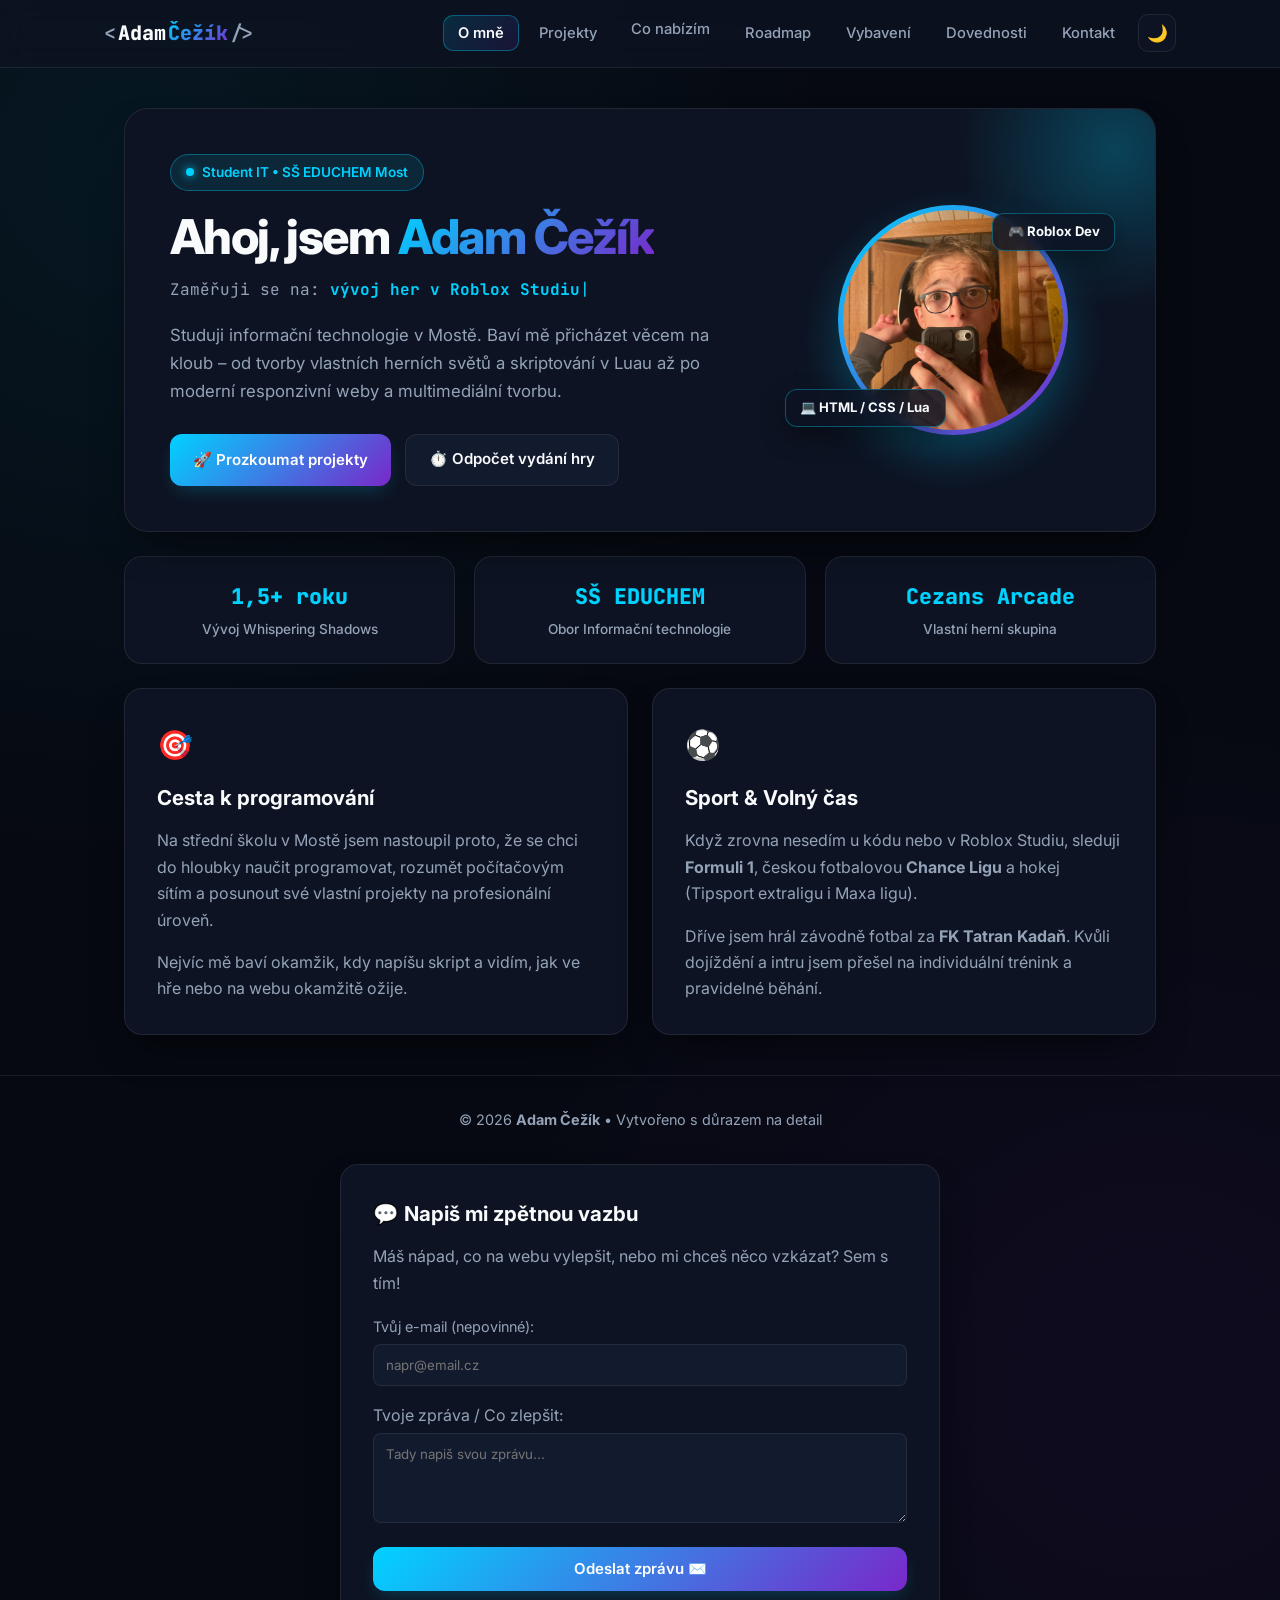
<file: index.html>
<!DOCTYPE html>
<html lang="cs">
<head>
    <meta charset="UTF-8">
    <meta name="viewport" content="width=device-width, initial-scale=1.0">
    <title>Adam Čežík | IT & Game Dev Portfolio</title>
    <link rel="stylesheet" href="css/style.css">
</head>
<body data-theme="dark">

    <!-- HORNÍ NAVIGACE -->
    <header class="site-header">
        <div class="nav-container">
            <a href="#" class="brand-logo" onclick="switchTab(event, 'o-mne')">
                <span class="logo-bracket">&lt;</span>Adam<span>Čežík</span><span class="logo-bracket">/&gt;</span>
            </a>

            <div class="nav-controls">
                <ul class="nav-menu" id="navMenu">
                    <li><button class="nav-btn active" onclick="switchTab(event, 'o-mne')">O mně</button></li>
                    <li><button class="nav-btn" onclick="switchTab(event, 'projekty')">Projekty</button></li>
                    <li><a class="nav-btn" href="Nabidka.html">Co nabízím</a></li>
                    <li><button class="nav-btn" onclick="switchTab(event, 'roadmap')">Roadmap</button></li>
                    <li><button class="nav-btn" onclick="switchTab(event, 'vybaveni')">Vybavení</button></li>
                    <li><button class="nav-btn" onclick="switchTab(event, 'co-umim')">Dovednosti</button></li>
                    <li><button class="nav-btn" onclick="switchTab(event, 'kontakt')">Kontakt</button></li>
                </ul>

                <button class="icon-btn" id="themeBtn" onclick="toggleTheme()" title="Přepnout tmavý/světlý režim" aria-label="Přepnout vzhled">🌙</button>
                <button class="icon-btn burger-btn" id="burgerBtn" onclick="toggleMenu(event)" aria-label="Otevřít menu" aria-controls="navMenu" aria-expanded="false">
                    <span></span>
                    <span></span>
                    <span></span>
                </button>
            </div>
        </div>
    </header>

    <main class="main-wrapper">

        <!-- ==========================================================
             1. ZÁLOŽKA: O MNĚ (HERO + STATISTIKY + BENTO KARTY)
             ========================================================== -->
        <section id="o-mne" class="tab-panel active">
            <div class="hero-card">
                <div class="hero-content">
                    <div class="status-pill">
                        <span class="status-dot"></span>
                        Student IT • SŠ EDUCHEM Most
                    </div>
                    <h1 class="hero-title">Ahoj, jsem <span>Adam Čežík</span></h1>
                    <div class="typewriter-line">
                        Zaměřuji se na: <span id="typewriterText" class="typewriter-highlight">vývoj her v Roblox Studiu</span><span class="cursor">|</span>
                    </div>
                    <p class="hero-desc">
                        Studuji informační technologie v Mostě. Baví mě přicházet věcem na kloub – od tvorby vlastních herních světů a skriptování v Luau až po moderní responzivní weby a multimediální tvorbu.
                    </p>
                    <div class="btn-row">
                        <button class="btn btn-primary" onclick="switchTab(event, 'projekty')">🚀 Prozkoumat projekty</button>
                        <a href="projekty/whispering-shadows.html" class="btn btn-secondary">⏱️ Odpočet vydání hry</a>
                    </div>
                </div>

                <div class="hero-visual">
                    <div class="avatar-ring">
                        <img src="img/me.JPEG" alt="Adam Čežík" class="avatar-img">
                    </div>
                    <div class="floating-badge badge-top">🎮 Roblox Dev</div>
                    <div class="floating-badge badge-bottom">💻 HTML / CSS / Lua</div>
                </div>
            </div>

            <!-- RYCHLÝ PŘEHLED (STATS BAR) -->
            <div class="stats-grid">
                <div class="stat-card">
                    <div class="stat-number">1,5+ roku</div>
                    <div class="stat-label">Vývoj Whispering Shadows</div>
                </div>
                <div class="stat-card">
                    <div class="stat-number">SŠ EDUCHEM</div>
                    <div class="stat-label">Obor Informační technologie</div>
                </div>
                <div class="stat-card">
                    <div class="stat-number">Cezans Arcade</div>
                    <div class="stat-label">Vlastní herní skupina</div>
                </div>
            </div>

            <!-- BENTO SEKCE O MNĚ -->
            <div class="bento-grid">
                <article class="card">
                    <div class="card-icon">🎯</div>
                    <h2 class="card-title">Cesta k programování</h2>
                    <p>Na střední školu v Mostě jsem nastoupil proto, že se chci do hloubky naučit programovat, rozumět počítačovým sítím a posunout své vlastní projekty na profesionální úroveň.</p>
                    <p>Nejvíc mě baví okamžik, kdy napíšu skript a vidím, jak ve hře nebo na webu okamžitě ožije.</p>
                </article>

                <article class="card">
                    <div class="card-icon">⚽</div>
                    <h2 class="card-title">Sport & Volný čas</h2>
                    <p>Když zrovna nesedím u kódu nebo v Roblox Studiu, sleduji <strong>Formuli 1</strong>, českou fotbalovou <strong>Chance Ligu</strong> a hokej (Tipsport extraligu i Maxa ligu).</p>
                    <p>Dříve jsem hrál závodně fotbal za <strong>FK Tatran Kadaň</strong>. Kvůli dojíždění a intru jsem přešel na individuální trénink a pravidelné běhání.</p>
                </article>
            </div>
        </section>

        <!-- ==========================================================
             2. ZÁLOŽKA: PROJEKTY (PORTFOLIO SHOWCASE)
             ========================================================== -->
        <section id="projekty" class="tab-panel">
            <div class="section-header">
                <h1 class="page-title">Moje <span>Projekty</span></h1>
                <p class="section-subtitle">Výběr her, webů a experimentů, na kterých pracuji.</p>
            </div>

            <!-- HLAVNÍ FEATURED PROJEKT -->
            <article class="featured-project-card">
                <div class="featured-info">
                    <div class="tag-list">
                        <span class="tag tag-accent">Hlavní projekt</span>
                        <span class="tag">Roblox Studio</span>
                        <span class="tag">Luau</span>
                        <span class="tag">Atmosférická / Horor</span>
                    </div>
                    <h2 class="featured-title">Whispering Shadows</h2>
                    <p>Moje nejrozsáhlejší hra, kterou buduji od základů v Roblox Studiu už přes rok a půl. Projekt je zaměřený na temnou atmosféru, propracované prostředí a vlastní herní mechaniky.</p>
                    <p>Hra vyjde pod mou komunitní skupinou <strong>Cezans Arcade CZE</strong>. Na detailní stránce najdeš živý nádražní odpočet do vydání a ukázky ze zákulisí vývoje.</p>
                    <div class="btn-row">
                        <a href="projekty/whispering-shadows.html" class="btn btn-primary">Otevřít stránku projektu & odpočet</a>
                        <a href="https://www.roblox.com/games/84645137788989/Whispering-Shadows" target="_blank" class="btn btn-secondary">Zobrazit na Robloxu ↗</a>
                    </div>
                </div>
                <div class="featured-media">
                    <img src="img/script.png" alt="Ukázka kódu ze hry Whispering Shadows" class="featured-img">
                    <span class="media-caption">Ukázka herního skriptu ze studia</span>
                </div>
            </article>

            <!-- DALŠÍ MENŠÍ PROJEKTY V BENTO MŘÍŽCE -->
            <div class="bento-grid" style="margin-top: 1.5rem;">
                <article class="card">
                    <div class="tag-list">
                        <span class="tag">HTML5</span>
                        <span class="tag">CSS3</span>
                        <span class="tag">JavaScript</span>
                    </div>
                    <h3 class="card-title">Osobní webové portfolio</h3>
                    <p>Tento web, který si právě prohlížíš. Navržený a nakódovaný ve VS Code s podporou tmavého/světlého režimu, 3D split-flap odpočtem a plnou responzivitou pro mobily.</p>
                </article>

                <article class="card card-dashed">
                    <div class="card-icon">🛠️</div>
                    <h3 class="card-title">Další projekt se připravuje</h3>
                    <p>Během studia na SŠ EDUCHEM sem budou přibývat další školní i vlastní aplikace, weby a herní prototypy.</p>
                </article>
            </div>
        </section>

        <!-- ==========================================================
             3. ZÁLOŽKA: ROADMAP (VIZUÁLNÍ ČASOVÁ OSA)
             ========================================================== -->
        <section id="roadmap" class="tab-panel">
            <div class="section-header">
                <h1 class="page-title">Plány vývoje <span>(Roadmap)</span></h1>
                <p class="section-subtitle">Cesta od prvního nápadu až po plné vydání hry Whispering Shadows.</p>
            </div>

            <div class="timeline">
                <div class="timeline-item done">
                    <div class="timeline-marker">✓</div>
                    <div class="timeline-content card">
                        <span class="timeline-badge badge-done">Dokončeno</span>
                        <h3>Fáze 1: Základy světa a atmosféra</h3>
                        <p>Návrh herní mapy, základní osvětlení, zvuková kulisa a první hratelný prototyp prostředí v Roblox Studiu.</p>
                    </div>
                </div>

                <div class="timeline-item active">
                    <div class="timeline-marker">●</div>
                    <div class="timeline-content card">
                        <span class="timeline-badge badge-progress">Právě probíhá</span>
                        <h3>Fáze 2: Skriptování mechanik a optimalizace</h3>
                        <p>Tvorba interaktivních prvků v jazyce Luau, oprava chyb, optimalizace modelů a ladění plynulosti hry pro různé sestavy.</p>
                    </div>
                </div>

                <div class="timeline-item upcoming">
                    <div class="timeline-marker">3</div>
                    <div class="timeline-content card">
                        <span class="timeline-badge badge-upcoming">Plánováno</span>
                        <h3>Fáze 3: Beta testování a nové lokace</h3>
                        <p>Rozšíření mapy, vylepšení uživatelského rozhraní (GUI) ve hře a uzavřené testování s prvními hráči ze skupiny.</p>
                    </div>
                </div>

                <div class="timeline-item upcoming">
                    <div class="timeline-marker">4</div>
                    <div class="timeline-content card">
                        <span class="timeline-badge badge-upcoming">Cíl během studia</span>
                        <h3>Fáze 4: Oficiální vydání v Cezans Arcade CZE</h3>
                        <p>Plné spuštění hry pro veřejnost pod komunitní skupinou Cezans Arcade CZE a následné pravidelné aktualizace.</p>
                    </div>
                </div>
            </div>
        </section>

        <!-- ==========================================================
             4. ZÁLOŽKA: VYBAVENÍ (HARDWARE & STUDIO SETUP)
             ========================================================== -->
        <section id="vybaveni" class="tab-panel">
            <div class="section-header">
                <h1 class="page-title">Moje <span>Vybavení</span></h1>
                <p class="section-subtitle">Hardware a technika, na které programuji, hraji a tvořím obsah.</p>
            </div>

            <div class="bento-grid">
                <article class="card">
                    <div class="card-icon">🖥️</div>
                    <h2 class="card-title">Hlavní pracovní & herní PC</h2>
                    <ul class="spec-list">
                        <li><span>Procesor:</span> <strong>AMD Ryzen 5 5500</strong></li>
                        <li><span>Základní deska:</span> <strong>ASUS TUF GAMING</strong></li>
                        <li><span>Grafická karta:</span> <strong>NVIDIA GeForce RTX 3060 ti</strong></li>
                        <li><span>Operační systém:</span> <strong>Windows 11</strong></li>
                    </ul>
                </article>

                <article class="card">
                    <div class="card-icon">⌨️</div>
                    <h2 class="card-title">Vývojářské prostředí</h2>
                    <ul class="spec-list">
                        <li><span>Tvorba her:</span> <strong>Roblox Studio</strong></li>
                        <li><span>Kódování webů:</span> <strong>Visual Studio Code</strong></li>
                        <li><span>Skriptování:</span> <strong>Luau / HTML / CSS / JS</strong></li>
                        <li><span>Verzování & Hosting:</span> <strong>GitHub / Netlify</strong></li>
                    </ul>
                </article>

                <article class="card">
                    <div class="card-icon">🎥</div>
                    <h2 class="card-title">Kamera & Stabilizace</h2>
                    <ul class="spec-list">
                        <li><span>Akční kamera:</span> <strong>DJI Osmo Action 4</strong></li>
                        <li><span>Gimbal:</span> <strong>FeiyuSCORP Mini 3 Pro</strong></li>
                        <li><span>Využití:</span> <strong>Vlogy, unboxings & venkovní záběry</strong></li>
                    </ul>
                </article>

                <article class="card">
                    <div class="card-icon">🎙️</div>
                    <h2 class="card-title">Audio & Streaming</h2>
                    <ul class="spec-list">
                        <li><span>Mikrofon:</span> <strong>Fifine AM8 (XLR / USB)</strong></li>
                        <li><span>Audio mixér:</span> <strong>Fifine AmpliGame SC3</strong></li>
                        <li><span>Software:</span> <strong>OBS Studio</strong></li>
                    </ul>
                </article>
            </div>
        </section>

        <!-- ==========================================================
             5. ZÁLOŽKA: DOVEDNOSTI (PROGRESS BARS + UKÁZKA KÓDU)
             ========================================================== -->
        <section id="co-umim" class="tab-panel">
            <div class="section-header">
                <h1 class="page-title">Co <span>umím & studuji</span></h1>
                <p class="section-subtitle">Technologie a nástroje, se kterými pracuji a v nichž se každý den zlepšuji.</p>
            </div>

            <div class="bento-grid">
                <article class="card">
                    <h2 class="card-title">Technický přehled</h2>
                    
                    <div class="skill-item">
                        <div class="skill-header">
                            <span>Roblox Studio (Level Design & Stavba)</span>
                            <span>75 %</span>
                        </div>
                        <div class="skill-bar"><div class="skill-fill" style="width: 75%;"></div></div>
                    </div>

                    <div class="skill-item">
                        <div class="skill-header">
                            <span>HTML5 & Responzivní CSS3</span>
                            <span>65 %</span>
                        </div>
                        <div class="skill-bar"><div class="skill-fill" style="width: 65%;"></div></div>
                    </div>

                    <div class="skill-item">
                        <div class="skill-header">
                            <span>Roblox Luau Scripting</span>
                            <span>45 %</span>
                        </div>
                        <div class="skill-bar"><div class="skill-fill" style="width: 45%;"></div></div>
                    </div>

                    <div class="skill-item">
                        <div class="skill-header">
                            <span>Střih videa & OBS Studio</span>
                            <span>70 %</span>
                        </div>
                        <div class="skill-bar"><div class="skill-fill" style="width: 70%;"></div></div>
                    </div>
                </article>

                <article class="card">
                    <h2 class="card-title">Ukázka z praxe: Skriptování v Lua</h2>
                    <p>V Roblox Studiu vytvářím interaktivní objekty – například skript na detekci dotyku hráče s nebezpečnou zónou:</p>
                    <img src="img/script.png" alt="Ukázka Lua skriptu v Roblox Studiu" class="code-preview">
                    <p>Když narazím na složitější logiku, nebojím se využít AI jako mentora, rozebrat si řešení řádek po řádku a pochopit, jak kód skutečně funguje.</p>
                </article>
            </div>
        </section>

        <!-- ==========================================================
             6. ZÁLOŽKA: KONTAKT & KOMUNITA
             ========================================================== -->
        <section id="kontakt" class="tab-panel">
            <div class="section-header">
                <h1 class="page-title">Kontakt & <span>Odkazy</span></h1>
                <p class="section-subtitle">Chceš sledovat vývoj mých her nebo se na něco zeptat? Ozvi se!</p>
            </div>

            <div class="bento-grid">
                <article class="card">
                    <div class="card-icon">🎮</div>
                    <h2 class="card-title">Cezans Arcade CZE</h2>
                    <p>Moje oficiální komunitní skupina na Robloxu, kde sdílím novinky z vývoje a připravuji vydání Whispering Shadows.</p>
                    <div class="btn-row">
                        <a href="https://www.roblox.com/communities/14502901/Cezans-Arcade-CZE#!/about" target="_blank" class="btn btn-primary">Připojit se ke skupině ↗</a>
                    </div>
                </article>

                <article class="card">
                    <div class="card-icon">🌑</div>
                    <h2 class="card-title">Whispering Shadows</h2>
                    <p>Přímý odkaz na profil hry na Robloxu nebo na detailní stránku s odpočtem vydání.</p>
                    <div class="btn-row">
                        <a href="https://www.roblox.com/games/84645137788989/Whispering-Shadows" target="_blank" class="btn btn-primary">Otevřít hru na Robloxu ↗</a>
                        <a href="projekty/whispering-shadows.html" class="btn btn-secondary">Detail projektu</a>
                    </div>
            
                </div>
                <div class="card" style="max-width: 600px; margin: 1.5rem auto; text-align: center;">
                    <h2 class="card-title" style="justify-content: center;">🌐 Moje sociální sítě & Kanály</h2>
                    <p>Sleduj moji tvorbu, streamy a herní komunitu:</p>

                    <!-- Mřížka pro odkazy -->
                   <div style="display: grid; grid-template-columns: repeat(auto-fit, minmax(130px, 1fr)); gap: 0.8rem; margin-top: 1.5rem;">
        
                    <!-- TikTok -->
                   <a href="https://www.tiktok.com/@adamovopracovniucet" target="_blank" class="btn btn-secondary" style="display: flex; align-items: center; justify-content: center; gap: 0.5rem;">
                    🎵 TikTok
                   </a>

                   <!-- Instagram -->
                   <a href="https://www.instagram.com/adam_cezik" target="_blank" class="btn btn-secondary" style="display: flex; align-items: center; justify-content: center; gap: 0.5rem;">
                   📸 Instagram
                   </a>

                  <!-- YouTube -->
                  <a href="https://www.youtube.com/@CezanCZ" target="_blank" class="btn btn-secondary" style="display: flex; align-items: center; justify-content: center; gap: 0.5rem;">
                  ▶️ YouTube
                  </a>

                  <!-- Discord -->
                  <a href="https://discord.gg/dNMtFqWCT" target="_blank" class="btn btn-secondary" style="display: flex; align-items: center; justify-content: center; gap: 0.5rem;">
            💬 Discord
        </a>

                </div>
                </article>
            </div>
        </section>

    </main>

    <footer class="site-footer">
        <div class="footer-inner">
            <p>&copy; 2026 <strong>Adam Čežík</strong> • Vytvořeno s důrazem na detail</p>
        </div>
    </footer>

    <script>
        // 1. PŘEPÍNÁNÍ ZÁLOŽEK
        function switchTab(event, panelId) {
            if (event) event.preventDefault();

            document.querySelectorAll('.tab-panel').forEach(panel => panel.classList.remove('active'));
            document.querySelectorAll('.nav-btn').forEach(btn => btn.classList.remove('active'));

            const targetPanel = document.getElementById(panelId);
            if (targetPanel) targetPanel.classList.add('active');

            const activeBtn = document.querySelector(`.nav-btn[onclick*="'${panelId}'"]`);
            if (activeBtn) activeBtn.classList.add('active');

            document.getElementById('navMenu').classList.remove('open');
            document.getElementById('burgerBtn').setAttribute('aria-expanded', 'false');
            document.getElementById('burgerBtn').setAttribute('aria-label', 'Otevřít menu');
            window.scrollTo({ top: 0, behavior: 'smooth' });
        }

        // 2. MOBILNÍ MENU
        function toggleMenu(event) {
            if (event) event.stopPropagation();

            const menu = document.getElementById('navMenu');
            const burger = document.getElementById('burgerBtn');
            const isOpen = menu.classList.toggle('open');

            burger.setAttribute('aria-expanded', String(isOpen));
            burger.setAttribute('aria-label', isOpen ? 'Zavřít menu' : 'Otevřít menu');
        }

        document.addEventListener('click', (event) => {
            const menu = document.getElementById('navMenu');
            const burger = document.getElementById('burgerBtn');

            if (!menu.contains(event.target) && !burger.contains(event.target)) {
                menu.classList.remove('open');
                burger.setAttribute('aria-expanded', 'false');
                burger.setAttribute('aria-label', 'Otevřít menu');
            }
        });

        // 3. PŘEPÍNAČ TÉMATU (DARK / LIGHT)
        function toggleTheme() {
            const isLight = document.body.getAttribute('data-theme') === 'light';
            const nextTheme = isLight ? 'dark' : 'light';
            document.body.setAttribute('data-theme', nextTheme);
            document.getElementById('themeBtn').textContent = nextTheme === 'light' ? '☀️' : '🌙';
            localStorage.setItem('portfolio_theme', nextTheme);
        }

        window.addEventListener('DOMContentLoaded', () => {
            const saved = localStorage.getItem('portfolio_theme');
            if (saved === 'light') {
                document.body.setAttribute('data-theme', 'light');
                document.getElementById('themeBtn').textContent = '☀️';
            }
        });

        // 4. EFEKT PSACÍHO STROJE V ÚVODNÍ SEKCI
        const roles = [
            "vývoj her v Roblox Studiu",
            "skriptování v jazyce Luau",
            "tvorbu responzivních webů",
            "studium IT na SŠ EDUCHEM"
        ];
        let roleIndex = 0;
        let charIndex = roles[0].length;
        let isDeleting = true;

        function runTypewriter() {
            const target = document.getElementById('typewriterText');
            if (!target) return;

            const currentWord = roles[roleIndex];

            if (isDeleting) {
                charIndex--;
                target.textContent = currentWord.substring(0, charIndex);
            } else {
                charIndex++;
                target.textContent = currentWord.substring(0, charIndex);
            }

            let speed = isDeleting ? 40 : 75;

            if (!isDeleting && charIndex === currentWord.length) {
                speed = 2000;
                isDeleting = true;
            } else if (isDeleting && charIndex === 0) {
                isDeleting = false;
                roleIndex = (roleIndex + 1) % roles.length;
                speed = 400;
            }

            setTimeout(runTypewriter, speed);
        }

        setTimeout(runTypewriter, 2200);
    </script>


<div class="card" style="max-width: 600px; margin: 0 auto;">
    <h2 class="card-title">💬 Napiš mi zpětnou vazbu</h2>
    <p>Máš nápad, co na webu vylepšit, nebo mi chceš něco vzkázat? Sem s tím!</p>
    
    <!-- Zde si pak nahradíš URL za svůj kód z Formspree -->
    <form action="https://formspree.io/f/mdegpovq" method="POST" style="display: flex; flex-direction: column; gap: 1rem; margin-top: 1.2rem;">
        
        <div style="display: flex; flex-direction: column; text-align: left; gap: 0.3rem;">
            <label for="email" style="font-size: 0.9rem; color: var(--text-muted);">Tvůj e-mail (nepovinné):</label>
            <input type="email" name="email" placeholder="napr@email.cz" style="padding: 0.75rem; border-radius: 8px; background: var(--bg-surface-2); border: 1px solid var(--border-subtle); color: var(--text-main); font-family: inherit;">
        </div>

        <div style="display: flex; flex-direction: column; text-align: left; gap: 0.3rem;">
            <label for="message" style="font-size: 1rem; color: var(--text-muted);">Tvoje zpráva / Co zlepšit:</label>
            <textarea name="message" rows="4" required placeholder="Tady napiš svou zprávu..." style="padding: 0.75rem; border-radius: 8px; background: var(--bg-surface-2); border: 1px solid var(--border-subtle); color: var(--text-main); font-family: inherit; resize: vertical;"></textarea>
        </div>

        <button type="submit" class="btn btn-primary" style="width: 100%; margin-top: 0.5rem;">Odeslat zprávu ✉️</button>
    </form>
</div>
</body>
</html>
</file>
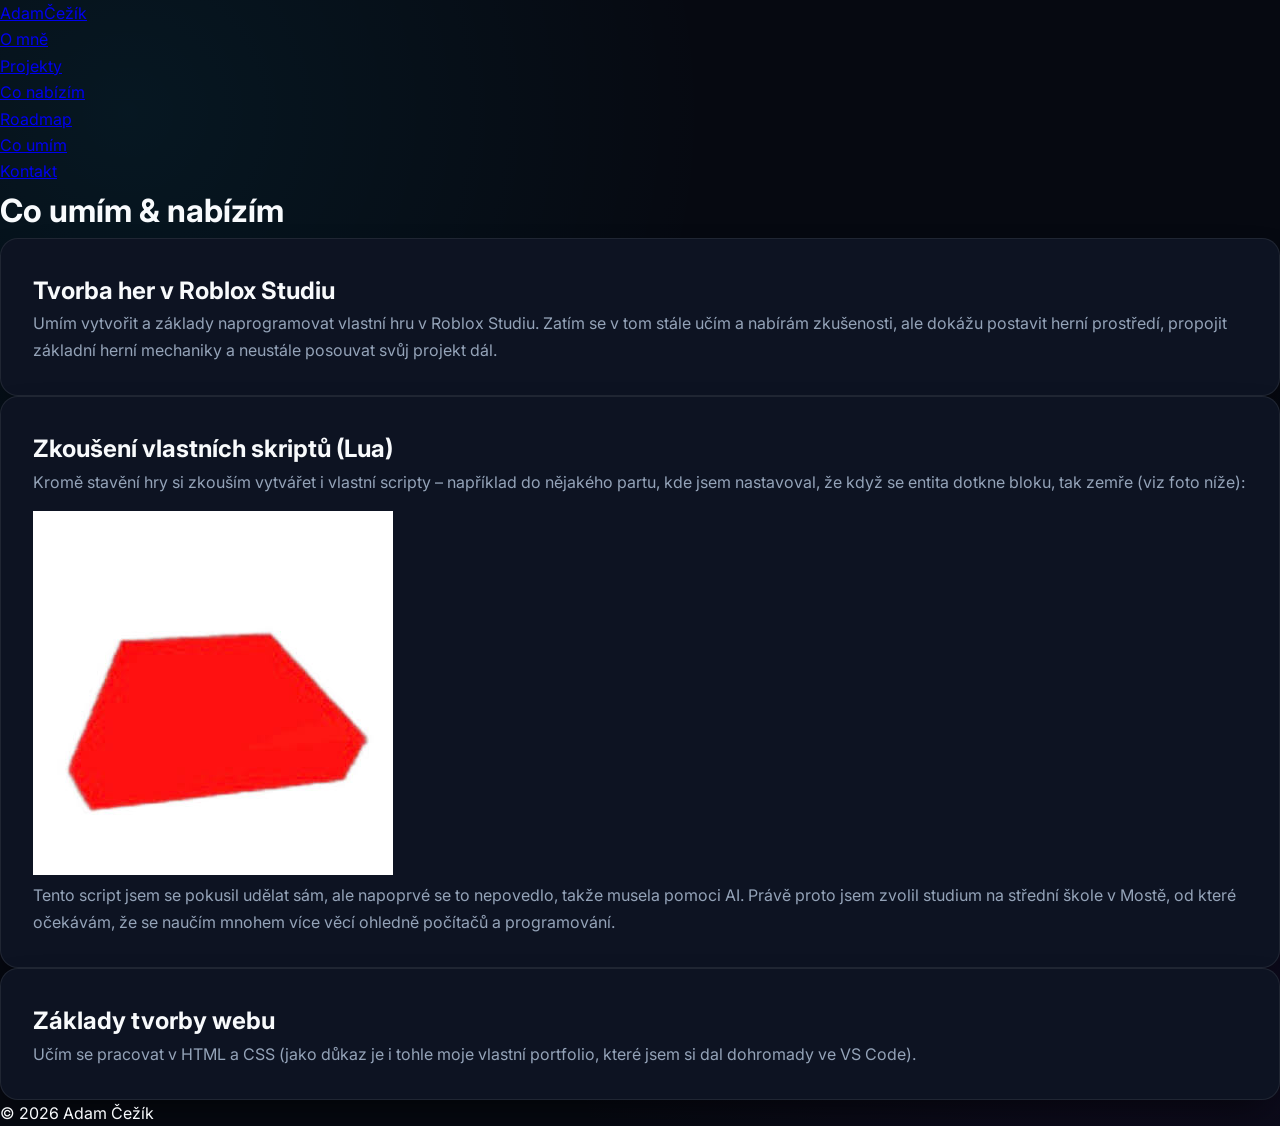
<file: Dovednosti.html>
<!DOCTYPE html>
<html lang="cs">
<head>
    <meta charset="UTF-8">
    <meta name="viewport" content="width=device-width, initial-scale=1.0">
    <title>Adam Čežík | Co umím</title>
    <link rel="stylesheet" href="css/style.css">
</head>
<body>

    <header>
        <nav>
            <a href="index.html" class="logo">Adam<span>Čežík</span></a>
            <ul class="nav-links">
                <li><a href="index.html">O mně</a></li>
                <li><a href="projekty.html">Projekty</a></li>
                <li><a href="nabidka.html">Co nabízím</a></li>
                <li><a href="roadmap.html">Roadmap</a></li>
                <li><a href="dovednosti.html" class="active">Co umím</a></li>
                <li><a href="kontakt.html">Kontakt</a></li>
            </ul>
        </nav>
    </header>

    <main>
        <h1>Co <span>umím & nabízím</span></h1>

        <div class="card">
            <h2>Tvorba her v Roblox Studiu</h2>
            <p>Umím vytvořit a základy naprogramovat vlastní hru v Roblox Studiu. Zatím se v tom stále učím a nabírám zkušenosti, ale dokážu postavit herní prostředí, propojit základní herní mechaniky a neustále posouvat svůj projekt dál.</p>
        </div>

        <div class="card">
            <h2>Zkoušení vlastních skriptů (Lua)</h2>
            <p>Kromě stavění hry si zkouším vytvářet i vlastní scripty – například do nějakého partu, kde jsem nastavoval, že když se entita dotkne bloku, tak zemře (viz foto níže):</p>
            
            <!-- Vlož svůj obrázek do složky img/ jako Script.Roblox.Studio.jpg -->
            <img src="img/script.png" alt="Roblox Script" class="nahled-hry">
            
            <p>Tento script jsem se pokusil udělat sám, ale napoprvé se to nepovedlo, takže musela pomoci AI. Právě proto jsem zvolil studium na střední škole v Mostě, od které očekávám, že se naučím mnohem více věcí ohledně počítačů a programování.</p>
        </div>

        <div class="card">
            <h2>Základy tvorby webu</h2>
            <p>Učím se pracovat v HTML a CSS (jako důkaz je i tohle moje vlastní portfolio, které jsem si dal dohromady ve VS Code).</p>
        </div>
    </main>

    <footer>
        <p>&copy; 2026 Adam Čežík</p>
    </footer>

</body>
</html>
</file>
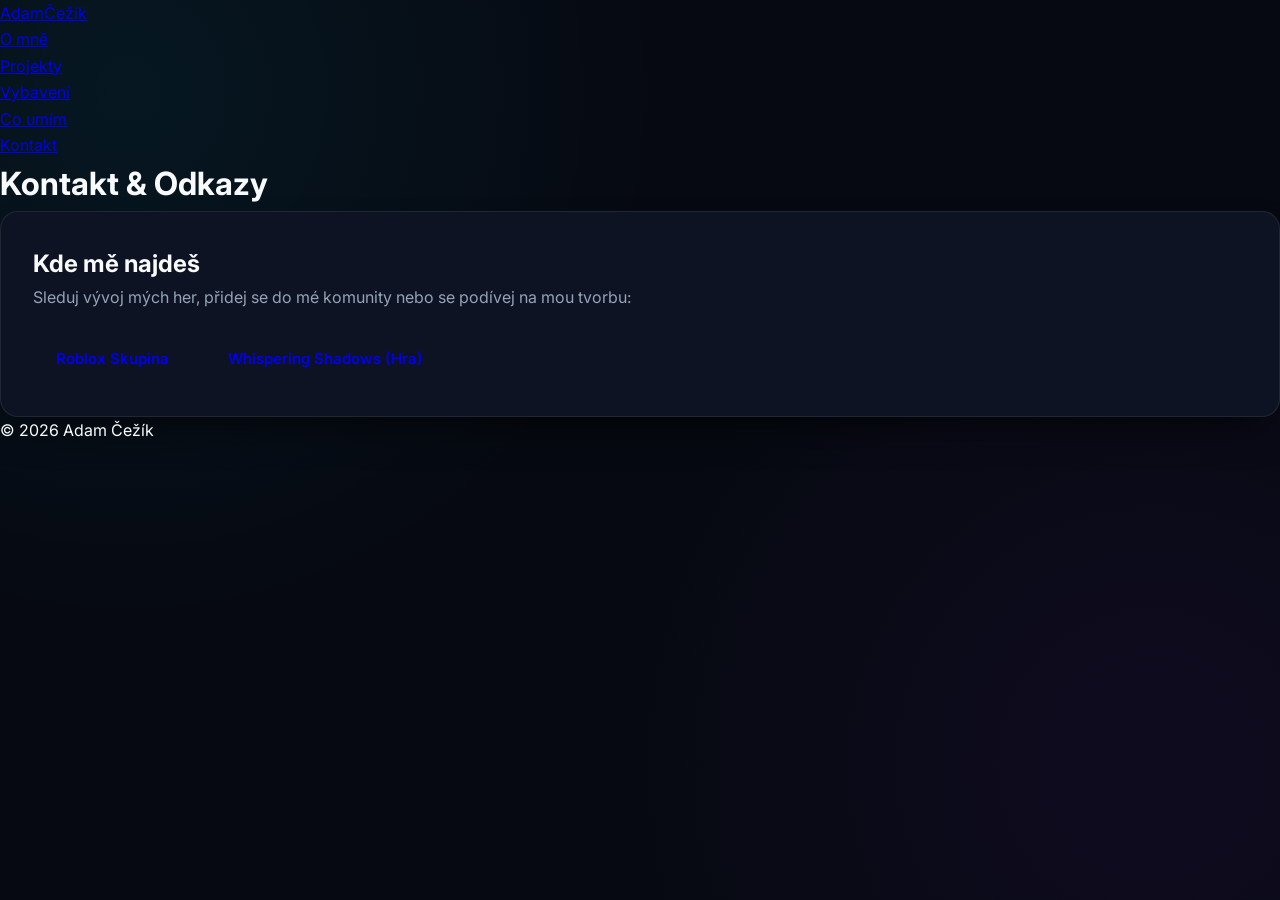
<file: Kontakt.html>
<!DOCTYPE html>
<html lang="cs">
<head>
    <meta charset="UTF-8">
    <meta name="viewport" content="width=device-width, initial-scale=1.0">
    <title>Adam Čežík | Kontakt</title>
    <link rel="icon" type="image/png" href="img/ikona.png">
    <link rel="stylesheet" href="css/style.css">
</head>
<body>
    <header>
        <nav>
            <a href="index.html" class="logo">Adam<span>Čežík</span></a>
            <ul class="nav-links">
                <li><a href="index.html">O mně</a></li>
                <li><a href="Projekty.html">Projekty</a></li>
                <li><a href="Vybaveni.html">Vybavení</a></li>
                <li><a href="Dovednosti.html">Co umím</a></li>
                <li><a href="Kontakt.html" class="active">Kontakt</a></li>
            </ul>
        </nav>
    </header>

    <main>
        <h1>Kontakt & <span>Odkazy</span></h1>

        <div class="card">
            <h2>Kde mě najdeš</h2>
            <p>Sleduj vývoj mých her, přidej se do mé komunity nebo se podívej na mou tvorbu:</p>
            
            <div style="margin-top: 1.5rem; display: flex; flex-wrap: wrap; gap: 0.8rem;">
                <a href="https://www.roblox.com/communities/14502901/Cezans-Arcade-CZE#!/about" target="_blank" class="btn">Roblox Skupina</a>
                <a href="https://www.roblox.com/games/84645137788989/Whispering-Shadows" target="_blank" class="btn btn-outline">Whispering Shadows (Hra)</a>
                <!-- Sem si můžeš doplnit své další odkazy, až budeš chtít: -->
                <!-- <a href="https://github.Sprintf(...)" target="_blank" class="btn btn-outline">GitHub</a> -->
                <!-- <a href="https://youtube.com/..." target="_blank" class="btn btn-outline">YouTube</a> -->
            </div>
        </div>
    </main>

    <footer>
        <p>&copy; 2026 Adam Čežík</p>
    </footer>

</body>
</html>
</file>
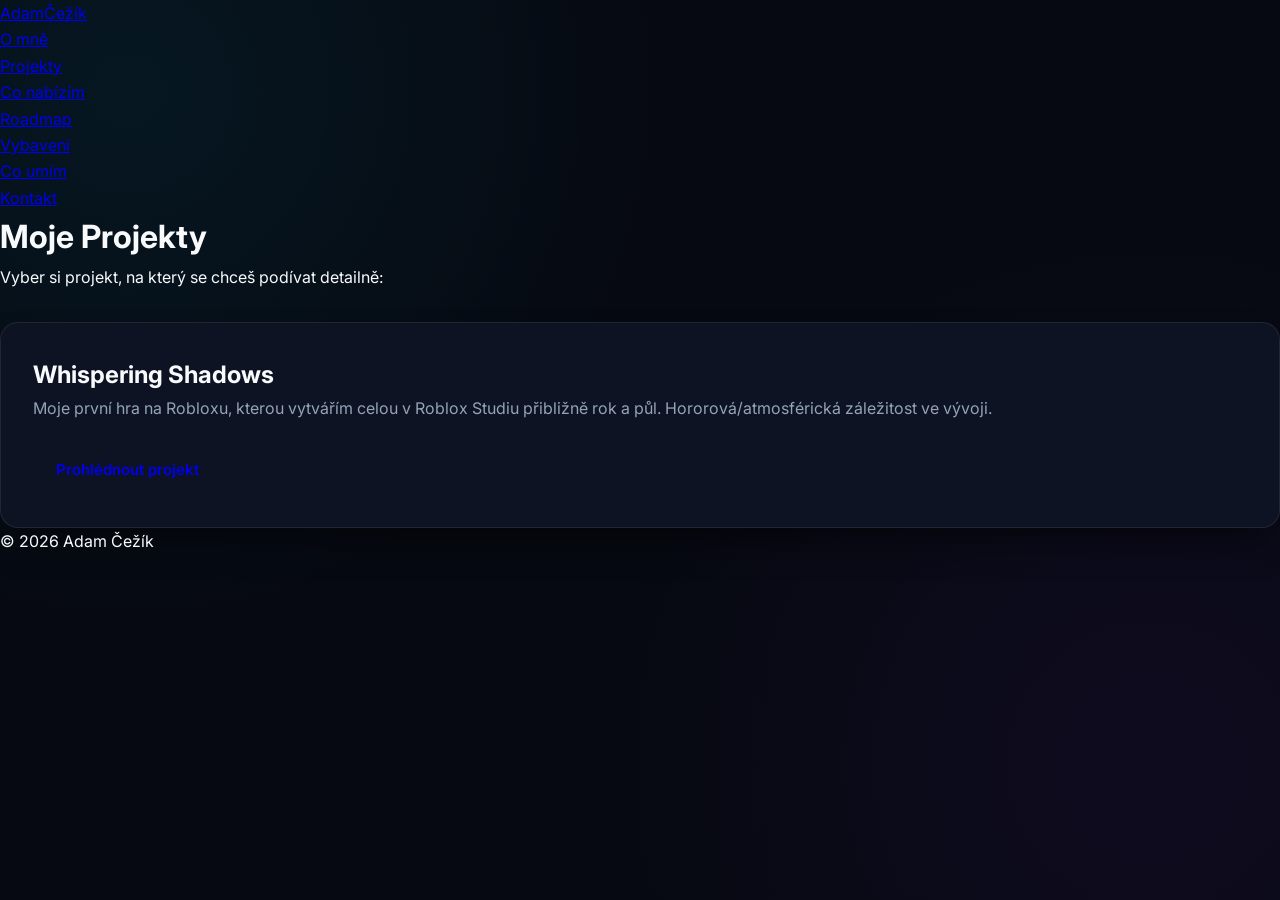
<file: Projekty.html>
<!DOCTYPE html>
<html lang="cs">
<head>
    <meta charset="UTF-8">
    <meta name="viewport" content="width=device-width, initial-scale=1.0">
    <title>Adam Čežík | Projekty</title>
    <link rel="stylesheet" href="css/style.css">
</head>
<body>

    <header>
        <nav>
            <a href="index.html" class="logo">Adam<span>Čežík</span></a>
            <ul class="nav-links">
                <li><a href="index.html">O mně</a></li>
                <li><a href="Projekty.html" class="active">Projekty</a></li>
                <li><a href="Nabidka.html">Co nabízím</a></li>
                <li><a href="Roadmap.html">Roadmap</a></li>
                <li><a href="Vybavení.html">Vybavení</a></li>
                <li><a href="Dovednosti.html">Co umím</a></li>
                <li><a href="Kontakt.html">Kontakt</a></li>
            </ul>
        </nav>
    </header>

    <main>
        <h1>Moje <span>Projekty</span></h1>
        <p style="color: var(--text-secondary); margin-bottom: 2rem;">Vyber si projekt, na který se chceš podívat detailně:</p>

        <!-- MŘÍŽKA PROJEKTŮ (Tady budeš přidávat další, až budeš mít víc her/webů) -->
        <div style="display: grid; grid-template-columns: repeat(auto-fit, minmax(280px, 1fr)); gap: 1.5rem;">
            
            <!-- Karta projektu 1: Whispering Shadows -->
            <div class="card" style="display: flex; flex-direction: column; justify-content: space-between;">
                <div>
                    <h2>Whispering Shadows</h2>
                    <p>Moje první hra na Robloxu, kterou vytvářím celou v Roblox Studiu přibližně rok a půl. Hororová/atmosférická záležitost ve vývoji.</p>
                </div>
                <div style="margin-top: 1.5rem;">
                    <!-- Odkaz vede dovnitř složky projekty do konkrétního souboru -->
                    <a href="projekty/whispering-shadows.html" class="btn">Prohlédnout projekt</a>
                </div>
            </div>

            <!-- Až vytvoříš další projekt, jednoduše zkopíruješ celý div.card nahoře a změníš texty a odkaz sem: -->
            <!-- 
            <div class="card">
                <h2>Název dalšího projektu</h2>
                <p>Popis...</p>
                <a href="projekty/dalsi-projekt.html" class="btn">Prohlédnout projekt</a>
            </div> 
            -->

        </div>
    </main>

    <footer>
        <p>&copy; 2026 Adam Čežík</p>
    </footer>

</body>
</html>
</file>
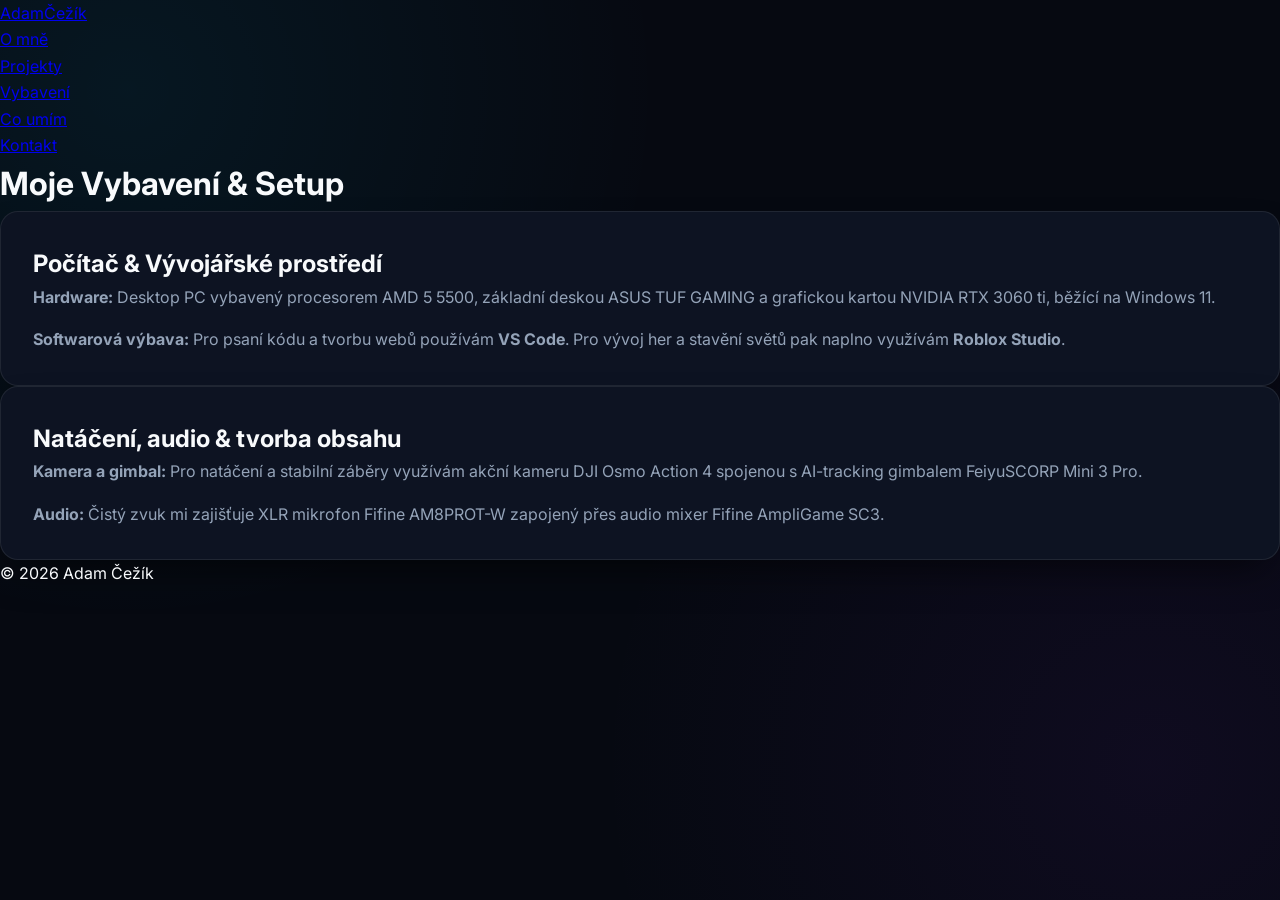
<file: Vybavení.html>
<!DOCTYPE html>
<html lang="cs">
<head>
    <meta charset="UTF-8">
    <meta name="viewport" content="width=device-width, initial-scale=1.0">
    <title>Adam Čežík | Vybavení</title>
    <link rel="icon" type="image/png" href="img/ikona.png">
    <link rel="stylesheet" href="css/style.css">
</head>
<body>

    <header>
        <nav>
            <a href="index.html" class="logo">Adam<span>Čežík</span></a>
            <ul class="nav-links">
                <li><a href="index.html">O mně</a></li>
                <li><a href="projekty.html">Projekty</a></li>
                <li><a href="vybavení.html" class="active">Vybavení</a></li>
                <li><a href="co-umim.html">Co umím</a></li>
                <li><a href="kontakt.html">Kontakt</a></li>
            </ul>
        </nav>
    </header>

    <main>
        <h1>Moje <span>Vybavení & Setup</span></h1>

        <div class="card">
            <h2>Počítač & Vývojářské prostředí</h2>
            <p><strong>Hardware:</strong> Desktop PC vybavený procesorem AMD 5 5500, základní deskou ASUS TUF GAMING a grafickou kartou NVIDIA RTX 3060 ti, běžící na Windows 11.</p>
            <p><strong>Softwarová výbava:</strong> Pro psaní kódu a tvorbu webů používám <strong>VS Code</strong>. Pro vývoj her a stavění světů pak naplno využívám <strong>Roblox Studio</strong>.</p>
        </div>

        <div class="card">
            <h2>Natáčení, audio & tvorba obsahu</h2>
            <p><strong>Kamera a gimbal:</strong> Pro natáčení a stabilní záběry využívám akční kameru DJI Osmo Action 4 spojenou s AI-tracking gimbalem FeiyuSCORP Mini 3 Pro.</p>
            <p><strong>Audio:</strong> Čistý zvuk mi zajišťuje XLR mikrofon Fifine AM8PROT-W zapojený přes audio mixer Fifine AmpliGame SC3.</p>
        </div>
    </main>

    <footer>
        <p>&copy; 2026 Adam Čežík</p>
    </footer>

</body>
</html>
</file>
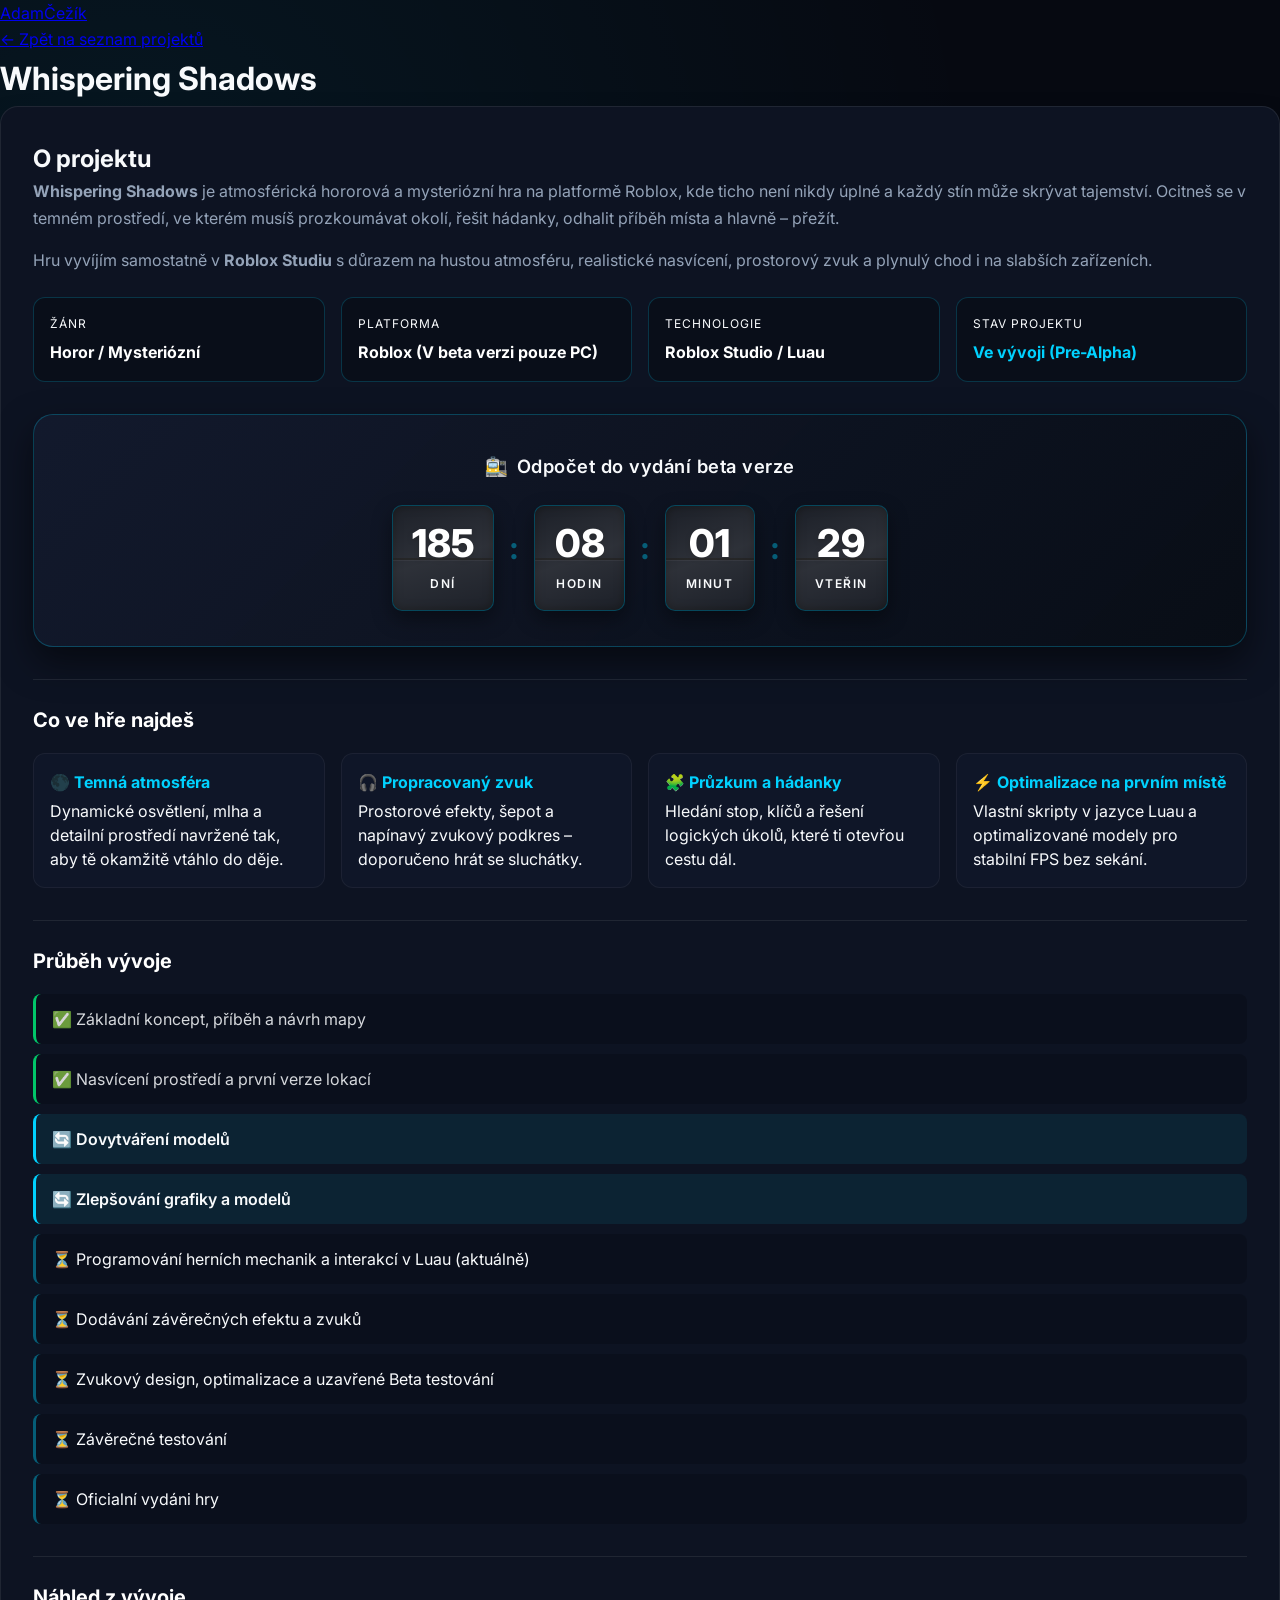
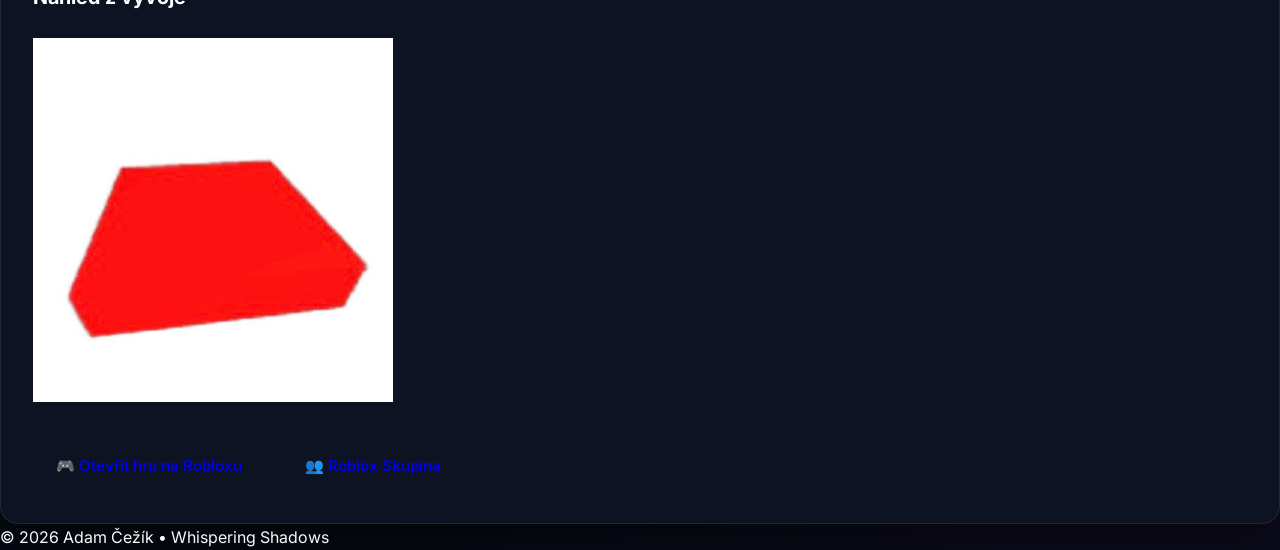
<file: projekty/whispering-shadows.html>
<!DOCTYPE html>
<html lang="cs">
<head>
    <meta charset="UTF-8">
    <meta name="viewport" content="width=device-width, initial-scale=1.0">
    <title>Whispering Shadows | Detail projektu</title>
    <!-- CSS se natahuje o složku výše -->
    <link rel="stylesheet" href="../css/style.css">
    
    <style>
        /* ==========================================================
           STYLY PRO INFORMACE O PROJEKTU (NOVĚ PŘIDANÉ)
           ========================================================== */
        .project-meta {
            display: grid;
            grid-template-columns: repeat(auto-fit, minmax(150px, 1fr));
            gap: 1rem;
            margin: 1.5rem 0;
        }

        .meta-box {
            background: rgba(9, 13, 22, 0.7);
            border: 1px solid rgba(0, 210, 255, 0.2);
            border-radius: 12px;
            padding: 1rem;
        }

        .meta-label {
            font-size: 0.75rem;
            text-transform: uppercase;
            letter-spacing: 1px;
            color: var(--text-secondary);
            margin-bottom: 0.3rem;
        }

        .meta-value {
            font-size: 1rem;
            font-weight: 700;
            color: #fff;
        }

        .project-section {
            margin-top: 2rem;
            padding-top: 1.5rem;
            border-top: 1px solid rgba(255, 255, 255, 0.08);
        }

        .project-section h3 {
            color: #fff;
            margin-bottom: 1rem;
            font-size: 1.25rem;
        }

        .feature-list {
            list-style: none;
            padding: 0;
            display: grid;
            grid-template-columns: repeat(auto-fit, minmax(250px, 1fr));
            gap: 1rem;
        }

        .feature-list li {
            background: rgba(19, 27, 46, 0.5);
            border: 1px solid rgba(255, 255, 255, 0.05);
            padding: 1rem;
            border-radius: 12px;
            line-height: 1.5;
        }

        .feature-list strong {
            color: #00d2ff;
            display: block;
            margin-bottom: 0.3rem;
        }

        .roadmap-list {
            list-style: none;
            padding: 0;
            display: flex;
            flex-direction: column;
            gap: 0.6rem;
        }

        .roadmap-list li {
            background: rgba(9, 13, 22, 0.5);
            padding: 0.75rem 1rem;
            border-radius: 8px;
            border-left: 3px solid rgba(0, 210, 255, 0.4);
        }

        .roadmap-list li.done {
            border-left-color: #00e676;
            opacity: 0.85;
        }

        .roadmap-list li.active {
            border-left-color: #00d2ff;
            background: rgba(0, 210, 255, 0.08);
            font-weight: 600;
        }

        /* ==========================================================
           NÁDRAŽNÍ TABULE (SPLIT-FLAP EFFECT S PŘESNOU ANIMACÍ)
           ========================================================== */
        .countdown-wrapper {
            background: linear-gradient(135deg, rgba(19, 27, 46, 0.9), rgba(9, 13, 22, 0.95));
            border: 1px solid rgba(0, 210, 255, 0.25);
            border-radius: 20px;
            padding: 2.2rem;
            margin: 2rem 0;
            text-align: center;
            box-shadow: 0 15px 35px rgba(0, 0, 0, 0.5);
        }

        .countdown-title {
            font-size: 1.15rem;
            color: var(--text-primary);
            margin-bottom: 1.5rem;
            font-weight: 600;
            letter-spacing: 0.5px;
            display: flex;
            align-items: center;
            justify-content: center;
            gap: 0.5rem;
        }

        .countdown-grid {
            display: flex;
            justify-content: center;
            align-items: center;
            gap: 1rem;
            flex-wrap: wrap;
            perspective: 1000px;
        }

        .countdown-card {
            background: #090d16;
            border: 1px solid rgba(0, 210, 255, 0.3);
            border-radius: 10px;
            padding: 1rem 1.2rem;
            min-width: 90px;
            box-shadow: 0 8px 20px rgba(0, 0, 0, 0.4), inset 0 0 10px rgba(0, 0, 0, 0.8);
            position: relative;
            overflow: hidden;
            transform-style: preserve-3d;
        }

        .countdown-card::after {
            content: '';
            position: absolute;
            top: 50%;
            left: 0;
            width: 100%;
            height: 2px;
            background: rgba(0, 0, 0, 0.8);
            z-index: 5;
            box-shadow: 0 1px 0 rgba(255, 255, 255, 0.05);
        }

        .countdown-card.flashing::before {
            content: '';
            position: absolute;
            top: -50%;
            left: -50%;
            width: 200%;
            height: 200%;
            background: linear-gradient(
                to bottom right,
                rgba(255, 255, 255, 0) 0%,
                rgba(255, 255, 255, 0.15) 50%,
                rgba(255, 255, 255, 0) 100%
            );
            transform: rotate(30deg);
            animation: lightFlash 0.35s ease-out;
            pointer-events: none;
            z-index: 6;
        }

        @keyframes lightFlash {
            0% { transform: translateY(-100%) rotate(30deg); }
            100% { transform: translateY(100%) rotate(30deg); }
        }

        .countdown-value {
            font-size: 2.4rem;
            font-weight: 800;
            color: #fff;
            text-shadow: 0 2px 4px rgba(0,0,0,0.5);
            line-height: 1.1;
            display: inline-block;
        }

        .flap-animation {
            animation: flipFlap 0.35s ease-in-out;
        }

        @keyframes flipFlap {
            0% {
                transform: rotateX(0deg);
                opacity: 0.6;
            }
            50% {
                transform: rotateX(-90deg) scale(0.95);
                opacity: 0.2;
            }
            100% {
                transform: rotateX(0deg);
                opacity: 1;
            }
        }

        .countdown-text {
            font-size: 0.75rem;
            color: var(--text-secondary);
            text-transform: uppercase;
            letter-spacing: 1.5px;
            margin-top: 0.6rem;
            font-weight: 600;
        }

        .countdown-separator {
            font-size: 2rem;
            font-weight: bold;
            color: rgba(0, 210, 255, 0.4);
            margin-top: -1.2rem;
        }
    </style>
</head>
<body>

    <!-- HORNÍ NAVIGACE -->
    <header>
        <nav>
            <a href="../index.html" class="logo">Adam<span>Čežík</span></a>
            <ul class="nav-links">
                <li><a href="../index.html">← Zpět na seznam projektů</a></li>
            </ul>
        </nav>
    </header>

    <!-- HLAVNÍ OBSAH STRÁNKY -->
    <main>
        <h1>Whispering <span>Shadows</span></h1>

        <div class="card">
            <h2>O projektu</h2>
            <p>
                <strong>Whispering Shadows</strong> je atmosférická hororová a mysteriózní hra na platformě Roblox, kde ticho není nikdy úplné a každý stín může skrývat tajemství. Ocitneš se v temném prostředí, ve kterém musíš prozkoumávat okolí, řešit hádanky, odhalit příběh místa a hlavně – přežít.
            </p>
            <p style="margin-top: 0.8rem;">
                Hru vyvíjím samostatně v <strong>Roblox Studiu</strong> s důrazem na hustou atmosféru, realistické nasvícení, prostorový zvuk a plynulý chod i na slabších zařízeních.
            </p>

            <!-- RYCHLÝ PŘEHLED (KARTIČKY) -->
            <div class="project-meta">
                <div class="meta-box">
                    <div class="meta-label">Žánr</div>
                    <div class="meta-value">Horor / Mysteriózní</div>
                </div>
                <div class="meta-box">
                    <div class="meta-label">Platforma</div>
                    <div class="meta-value">Roblox (V beta verzi pouze PC)</div>
                </div>
                <div class="meta-box">
                    <div class="meta-label">Technologie</div>
                    <div class="meta-value">Roblox Studio / Luau</div>
                </div>
                <div class="meta-box">
                    <div class="meta-label">Stav projektu</div>
                    <div class="meta-value" style="color: #00d2ff;">Ve vývoji (Pre-Alpha)</div>
                </div>
            </div>
            
            <!-- ==========================================
                 NÁDRAŽNÍ ODPOČÍTÁVÁNÍ (SPLIT-FLAP)
                 ========================================== -->
            <div class="countdown-wrapper">
                <div class="countdown-title">
                    <span>🚉</span> Odpočet do vydání beta verze
                </div>
                
                <div class="countdown-grid" id="countdown">
                    <div class="countdown-card" id="card-days">
                        <div class="countdown-value" id="days">--</div>
                        <div class="countdown-text">Dní</div>
                    </div>
                    <div class="countdown-separator">:</div>
                    <div class="countdown-card" id="card-hours">
                        <div class="countdown-value" id="hours">--</div>
                        <div class="countdown-text">Hodin</div>
                    </div>
                    <div class="countdown-separator">:</div>
                    <div class="countdown-card" id="card-minutes">
                        <div class="countdown-value" id="minutes">--</div>
                        <div class="countdown-text">Minut</div>
                    </div>
                    <div class="countdown-separator">:</div>
                    <div class="countdown-card" id="card-seconds">
                        <div class="countdown-value" id="seconds">--</div>
                        <div class="countdown-text">Vteřin</div>
                    </div>
                </div>
            </div>
            <!-- KONEC SEKCE COUNTDOWN -->

            <!-- HLAVNÍ PRVKY HRY -->
            <div class="project-section">
                <h3>Co ve hře najdeš</h3>
                <ul class="feature-list">
                    <li>
                        <strong>🌑 Temná atmosféra</strong>
                        Dynamické osvětlení, mlha a detailní prostředí navržené tak, aby tě okamžitě vtáhlo do děje.
                    </li>
                    <li>
                        <strong>🎧 Propracovaný zvuk</strong>
                        Prostorové efekty, šepot a napínavý zvukový podkres – doporučeno hrát se sluchátky.
                    </li>
                    <li>
                        <strong>🧩 Průzkum a hádanky</strong>
                        Hledání stop, klíčů a řešení logických úkolů, které ti otevřou cestu dál.
                    </li>
                    <li>
                        <strong>⚡ Optimalizace na prvním místě</strong>
                        Vlastní skripty v jazyce Luau a optimalizované modely pro stabilní FPS bez sekání.
                    </li>
                </ul>
            </div>

            <!-- AKTUÁLNÍ STAV VÝVOJE -->
            <div class="project-section">
                <h3>Průběh vývoje</h3>
                <ul class="roadmap-list">
                    <li class="done">✅ Základní koncept, příběh a návrh mapy</li>
                    <li class="done">✅ Nasvícení prostředí a první verze lokací</li>
                    <li class="active">🔄 Dovytváření modelů</li>
                    <li class="active">🔄 Zlepšování grafiky a modelů</li>
                    <li>⏳ Programování herních mechanik a interakcí v Luau (aktuálně)</li>
                    <li>⏳ Dodávání závěrečných efektu a zvuků</li>
                    <li>⏳ Zvukový design, optimalizace a uzavřené Beta testování</li>
                    <li>⏳ Závěrečné testování </li>
                    <li>⏳ Oficialní vydáni hry</li>
                </ul>
            </div>

            <!-- UKÁZKA ZE HRY / SKRIPTU -->
            <div class="project-section">
                <h3>Náhled z vývoje</h3>
                <img src="../img/script.png" alt="Ukázka vývoje Whispering Shadows" class="nahled-hry" style="margin-top: 0.5rem;">
            </div>

            <!-- TLAČÍTKA -->
            <div style="margin-top: 2rem; display: flex; gap: 1rem; flex-wrap: wrap;">
                <a href="https://www.roblox.com/games/84645137788989/Whispering-Shadows" target="_blank" class="btn">🎮 Otevřít hru na Robloxu</a>
                <a href="https://www.roblox.com/communities/14502901/Cezans-Arcade-CZE#!/about" target="_blank" class="btn btn-outline">👥 Roblox Skupina</a>
            </div>
        </div>
    </main>

    <!-- PATIČKA -->
    <footer>
        <p>&copy; 2026 Adam Čežík • Whispering Shadows</p>
    </footer>

    <!-- ==========================================================
       JAVASCRIPT LOGIKA - ZKLAPKNUTÍ POUZE PŘI ZMĚNĚ KONKRÉTNÍ HODNOTY
       ========================================================== -->
    <script>
        // 1. Nastav datum vydání (Rok, Měsíc, Den, Hodina, Minuta)
        // Pozor: Leden = 0, Únor = 1 ... Červen = 5 ... Prosinec = 11
        const targetDate = new Date(2027, 5, 8, 11 , 0, 0).getTime();

        function updateFlapBox(id, cardId, newValue) {
            const element = document.getElementById(id);
            const cardElement = document.getElementById(cardId);
            
            if (element.innerText !== String(newValue)) {
                element.innerText = newValue;
                
                element.classList.remove("flap-animation");
                void element.offsetWidth;
                element.classList.add("flap-animation");

                cardElement.classList.remove("flashing");
                void cardElement.offsetWidth;
                cardElement.classList.add("flashing");
            }
        }

        const timer = setInterval(function() {
            const now = new Date().getTime();
            const distance = targetDate - now;

            if (distance < 0) {
                clearInterval(timer);
                document.getElementById("countdown").innerHTML = "<div style='color: var(--accent-blue); font-weight: bold; font-size: 1.3rem; padding: 1rem;'>🚀 Vydáno! Hra je oficiálně venku!</div>";
                return;
            }

            const days = Math.floor(distance / (1000 * 60 * 60 * 24));
            const hours = Math.floor((distance % (1000 * 60 * 60 * 24)) / (1000 * 60 * 60));
            const minutes = Math.floor((distance % (1000 * 60 * 60)) / (1000 * 60));
            const seconds = Math.floor((distance % (1000 * 60)) / 1000);

            updateFlapBox("days", "card-days", days);
            updateFlapBox("hours", "card-hours", hours < 10 ? "0" + hours : hours);
            updateFlapBox("minutes", "card-minutes", minutes < 10 ? "0" + minutes : minutes);
            updateFlapBox("seconds", "card-seconds", seconds < 10 ? "0" + seconds : seconds);
        }, 1000);
    </script>

</body>
</html>
</file>
<file: css/style.css>
@import url('https://fonts.googleapis.com/css2?family=Inter:wght@400;500;600;700;800&family=JetBrains+Mono:wght@600;700;800&display=swap');

:root {
    --bg-base: #060911;
    --bg-surface: #0d1322;
    --bg-surface-2: #121a2e;
    --bg-glass: rgba(13, 19, 34, 0.82);
    --text-main: #f8fafc;
    --text-muted: #94a3b8;
    --accent-primary: #00d2ff;
    --accent-secondary: #7928ca;
    --accent-glow: rgba(0, 210, 255, 0.25);
    --border-subtle: rgba(255, 255, 255, 0.08);
    --border-accent: rgba(0, 210, 255, 0.35);
    --flap-bg: #080c16;
    --flap-top: #0e1526;
    --radius-xl: 24px;
    --radius-lg: 18px;
    --radius-md: 12px;
    --shadow-card: 0 20px 40px -15px rgba(0, 0, 0, 0.65);
}

[data-theme="light"] {
    --bg-base: #f1f5f9;
    --bg-surface: #ffffff;
    --bg-surface-2: #f8fafc;
    --bg-glass: rgba(255, 255, 255, 0.88);
    --text-main: #0f172a;
    --text-muted: #475569;
    --accent-primary: #0284c7;
    --accent-secondary: #6d28d9;
    --accent-glow: rgba(2, 132, 199, 0.16);
    --border-subtle: rgba(15, 23, 42, 0.09);
    --border-accent: rgba(2, 132, 199, 0.35);
    --flap-bg: #1e293b;
    --flap-top: #0f172a;
    --shadow-card: 0 15px 35px -10px rgba(15, 23, 42, 0.08);
}

*, *::before, *::after {
    box-sizing: border-box;
    margin: 0;
    padding: 0;
}

html, body {
    max-width: 100%;
    overflow-x: hidden;
    scroll-behavior: smooth;
}

body {
    font-family: 'Inter', -apple-system, BlinkMacSystemFont, sans-serif;
    background-color: var(--bg-base);
    background-image:
        radial-gradient(circle at 10% 10%, rgba(0, 210, 255, 0.07) 0%, transparent 38%),
        radial-gradient(circle at 90% 85%, rgba(121, 40, 202, 0.08) 0%, transparent 40%);
    color: var(--text-main);
    line-height: 1.65;
    min-height: 100vh;
    display: flex;
    flex-direction: column;
    transition: background-color 0.3s ease, color 0.3s ease;
}

/* ==========================================================
   NAVIGACE
   ========================================================== */
.site-header {
    position: sticky;
    top: 0;
    z-index: 1000;
    background: var(--bg-glass);
    backdrop-filter: blur(16px);
    -webkit-backdrop-filter: blur(16px);
    border-bottom: 1px solid var(--border-subtle);
}

.nav-container {
    max-width: 1120px;
    margin: 0 auto;
    padding: 0.9rem 1.5rem;
    display: flex;
    align-items: center;
    justify-content: space-between;
}

.brand-logo {
    font-family: 'JetBrains Mono', monospace;
    font-size: 1.25rem;
    font-weight: 800;
    color: var(--text-main);
    text-decoration: none;
    display: flex;
    align-items: center;
    gap: 2px;
}

.logo-bracket {
    color: var(--text-muted);
    font-weight: 600;
}

.brand-logo span:not(.logo-bracket) {
    background: linear-gradient(135deg, var(--accent-primary), var(--accent-secondary));
    -webkit-background-clip: text;
    background-clip: text;
    -webkit-text-fill-color: transparent;
}

.nav-controls {
    display: flex;
    align-items: center;
    gap: 0.5rem;
}

.nav-menu {
    display: flex;
    list-style: none;
    gap: 0.25rem;
}

.nav-btn {
    background: transparent;
    border: 1px solid transparent;
    color: var(--text-muted);
    font-family: inherit;
    font-size: 0.92rem;
    font-weight: 500;
    padding: 0.5rem 0.9rem;
    border-radius: 10px;
    cursor: pointer;
    text-decoration: none;
    transition: all 0.2s ease;
}

.nav-btn:hover {
    color: var(--text-main);
    background: rgba(128, 128, 128, 0.08);
}

.nav-btn.active {
    color: var(--text-main);
    background: linear-gradient(135deg, rgba(0, 210, 255, 0.14), rgba(121, 40, 202, 0.14));
    border-color: var(--border-accent);
    font-weight: 600;
}

.icon-btn {
    background: var(--bg-surface);
    border: 1px solid var(--border-subtle);
    color: var(--text-main);
    width: 38px;
    height: 38px;
    border-radius: 10px;
    display: inline-flex;
    align-items: center;
    justify-content: center;
    cursor: pointer;
    font-size: 1.05rem;
    transition: all 0.2s ease;
}

.icon-btn:hover {
    border-color: var(--border-accent);
    transform: translateY(-1px);
}

.burger-btn {
    display: none;
    flex-direction: column;
    gap: 4px;
}

.burger-btn span {
    width: 18px;
    height: 2px;
    background: var(--text-main);
    border-radius: 2px;
}

/* ==========================================================
   HLAVNÍ KONTEJNER A ZÁLOŽKY
   ========================================================== */
.main-wrapper {
    max-width: 1080px;
    width: 100%;
    margin: 2.5rem auto;
    padding: 0 1.5rem;
    flex: 1;
}

.tab-panel {
    display: none;
    animation: panelEnter 0.35s cubic-bezier(0.16, 1, 0.3, 1);
}

.tab-panel.active {
    display: block;
}

@keyframes panelEnter {
    from { opacity: 0; transform: translateY(12px); }
    to { opacity: 1; transform: translateY(0); }
}

.section-header {
    margin-bottom: 2rem;
}

.page-title {
    font-size: clamp(2rem, 5vw, 2.75rem);
    font-weight: 800;
    letter-spacing: -0.03em;
    line-height: 1.15;
    margin-bottom: 0.4rem;
}

.page-title span {
    background: linear-gradient(135deg, var(--accent-primary), var(--accent-secondary));
    -webkit-background-clip: text;
    background-clip: text;
    -webkit-text-fill-color: transparent;
}

.section-subtitle {
    color: var(--text-muted);
    font-size: 1.05rem;
}

/* ==========================================================
   HERO KARTA (ÚVOD)
   ========================================================== */
.hero-card {
    background: var(--bg-surface);
    border: 1px solid var(--border-subtle);
    border-radius: var(--radius-xl);
    padding: 2.8rem;
    box-shadow: var(--shadow-card);
    display: grid;
    grid-template-columns: 1.3fr 0.7fr;
    gap: 2.5rem;
    align-items: center;
    margin-bottom: 1.5rem;
    position: relative;
    overflow: hidden;
}

.hero-card::before {
    content: '';
    position: absolute;
    top: -120px;
    right: -120px;
    width: 320px;
    height: 320px;
    background: radial-gradient(circle, var(--accent-glow) 0%, transparent 70%);
    pointer-events: none;
}

.status-pill {
    display: inline-flex;
    align-items: center;
    gap: 0.5rem;
    padding: 0.4rem 0.95rem;
    border-radius: 99px;
    background: rgba(0, 210, 255, 0.1);
    border: 1px solid var(--border-accent);
    color: var(--accent-primary);
    font-size: 0.85rem;
    font-weight: 600;
    margin-bottom: 1.2rem;
}

.status-dot {
    width: 8px;
    height: 8px;
    border-radius: 50%;
    background: var(--accent-primary);
    box-shadow: 0 0 10px var(--accent-primary);
    animation: pulseDot 2s infinite;
}

@keyframes pulseDot {
    0%, 100% { transform: scale(1); opacity: 1; }
    50% { transform: scale(1.35); opacity: 0.6; }
}

.hero-title {
    font-size: clamp(2.1rem, 5vw, 3rem);
    font-weight: 800;
    letter-spacing: -0.03em;
    line-height: 1.12;
    margin-bottom: 0.8rem;
}

.hero-title span {
    background: linear-gradient(135deg, var(--accent-primary), var(--accent-secondary));
    -webkit-background-clip: text;
    background-clip: text;
    -webkit-text-fill-color: transparent;
}

.typewriter-line {
    font-family: 'JetBrains Mono', monospace;
    font-size: 1rem;
    color: var(--text-muted);
    margin-bottom: 1.2rem;
    min-height: 1.6em;
}

.typewriter-highlight {
    color: var(--accent-primary);
    font-weight: 700;
}

.cursor {
    color: var(--accent-primary);
    animation: blinkCursor 0.8s infinite;
}

@keyframes blinkCursor {
    0%, 100% { opacity: 1; }
    50% { opacity: 0; }
}

.hero-desc {
    color: var(--text-muted);
    font-size: 1.05rem;
    margin-bottom: 1.8rem;
}

.hero-visual {
    position: relative;
    display: flex;
    justify-content: center;
    align-items: center;
}

.avatar-ring {
    width: 230px;
    height: 230px;
    border-radius: 50%;
    padding: 5px;
    background: linear-gradient(135deg, var(--accent-primary), var(--accent-secondary));
    box-shadow: 0 20px 45px var(--accent-glow);
}

.avatar-img {
    width: 100%;
    height: 100%;
    object-fit: cover;
    border-radius: 50%;
    display: block;
    background: var(--bg-surface);
}

.floating-badge {
    position: absolute;
    background: var(--bg-glass);
    backdrop-filter: blur(12px);
    border: 1px solid var(--border-accent);
    color: var(--text-main);
    padding: 0.45rem 0.9rem;
    border-radius: 12px;
    font-size: 0.82rem;
    font-weight: 700;
    box-shadow: 0 10px 25px rgba(0, 0, 0, 0.35);
    white-space: nowrap;
}

.badge-top {
    top: 8px;
    right: -5px;
}

.badge-bottom {
    bottom: 8px;
    left: -10px;
}

/* ==========================================================
   STATS BAR
   ========================================================== */
.stats-grid {
    display: grid;
    grid-template-columns: repeat(3, 1fr);
    gap: 1.2rem;
    margin-bottom: 1.5rem;
}

.stat-card {
    background: var(--bg-surface);
    border: 1px solid var(--border-subtle);
    border-radius: var(--radius-lg);
    padding: 1.4rem;
    text-align: center;
    transition: transform 0.2s ease, border-color 0.2s ease;
}

.stat-card:hover {
    transform: translateY(-3px);
    border-color: var(--border-accent);
}

.stat-number {
    font-family: 'JetBrains Mono', monospace;
    font-size: 1.35rem;
    font-weight: 800;
    color: var(--accent-primary);
    margin-bottom: 0.2rem;
}

.stat-label {
    font-size: 0.85rem;
    color: var(--text-muted);
    font-weight: 500;
}

/* ==========================================================
   BENTO KARTY A PROJEKTY
   ========================================================== */
.bento-grid {
    display: grid;
    grid-template-columns: repeat(auto-fit, minmax(300px, 1fr));
    gap: 1.5rem;
}

.card {
    background: var(--bg-surface);
    border: 1px solid var(--border-subtle);
    border-radius: var(--radius-lg);
    padding: 2rem;
    box-shadow: var(--shadow-card);
    transition: transform 0.25s ease, border-color 0.25s ease;
}

.card:hover {
    border-color: var(--border-accent);
}

.card-dashed {
    border-style: dashed;
    background: transparent;
    box-shadow: none;
    display: flex;
    flex-direction: column;
    justify-content: center;
}

.card-icon {
    font-size: 1.8rem;
    margin-bottom: 0.8rem;
}

.card-title {
    font-size: 1.28rem;
    font-weight: 700;
    margin-bottom: 0.8rem;
}

.card p {
    color: var(--text-muted);
    margin-bottom: 1rem;
}

.card p:last-child {
    margin-bottom: 0;
}

/* FEATURED PROJEKT */
.featured-project-card {
    background: var(--bg-surface);
    border: 1px solid var(--border-accent);
    border-radius: var(--radius-xl);
    padding: 2.2rem;
    box-shadow: var(--shadow-card);
    display: grid;
    grid-template-columns: 1.2fr 0.8fr;
    gap: 2rem;
    align-items: center;
}

.featured-title {
    font-size: 1.8rem;
    font-weight: 800;
    margin-bottom: 0.9rem;
}

.featured-info p {
    color: var(--text-muted);
    margin-bottom: 1rem;
}

.featured-media {
    text-align: center;
}

.featured-img, .code-preview {
    width: 100%;
    border-radius: var(--radius-md);
    border: 1px solid var(--border-subtle);
    display: block;
    margin: 0.8rem 0;
}

.media-caption {
    font-size: 0.8rem;
    color: var(--text-muted);
}

/* ŠTÍTKY (TAGS) */
.tag-list {
    display: flex;
    flex-wrap: wrap;
    gap: 0.5rem;
    margin-bottom: 1rem;
}

.tag {
    font-size: 0.78rem;
    font-weight: 600;
    padding: 0.3rem 0.75rem;
    border-radius: 8px;
    background: rgba(128, 128, 128, 0.1);
    color: var(--text-main);
    border: 1px solid var(--border-subtle);
}

.tag-accent {
    background: rgba(0, 210, 255, 0.14);
    color: var(--accent-primary);
    border-color: var(--border-accent);
}

/* ==========================================================
   ROADMAP TIMELINE
   ========================================================== */
.timeline {
    position: relative;
    padding-left: 2.2rem;
    display: flex;
    flex-direction: column;
    gap: 1.5rem;
}

.timeline::before {
    content: '';
    position: absolute;
    top: 0;
    bottom: 0;
    left: 15px;
    width: 2px;
    background: var(--border-subtle);
}

.timeline-item {
    position: relative;
}

.timeline-marker {
    position: absolute;
    left: -2.2rem;
    top: 1.5rem;
    width: 32px;
    height: 32px;
    border-radius: 50%;
    background: var(--bg-surface);
    border: 2px solid var(--border-subtle);
    display: flex;
    align-items: center;
    justify-content: center;
    font-size: 0.85rem;
    font-weight: 800;
    z-index: 2;
}

.timeline-item.done .timeline-marker {
    background: var(--accent-primary);
    border-color: var(--accent-primary);
    color: #060911;
}

.timeline-item.active .timeline-marker {
    border-color: var(--accent-primary);
    color: var(--accent-primary);
    box-shadow: 0 0 15px var(--accent-glow);
}

.timeline-badge {
    display: inline-block;
    font-size: 0.75rem;
    font-weight: 700;
    text-transform: uppercase;
    letter-spacing: 0.8px;
    padding: 0.25rem 0.7rem;
    border-radius: 6px;
    margin-bottom: 0.6rem;
}

.badge-done {
    background: rgba(16, 185, 129, 0.15);
    color: #10b981;
}

.badge-progress {
    background: rgba(0, 210, 255, 0.15);
    color: var(--accent-primary);
}

.badge-upcoming {
    background: rgba(148, 163, 184, 0.15);
    color: var(--text-muted);
}

.timeline-content h3 {
    font-size: 1.15rem;
    margin-bottom: 0.5rem;
}

/* ==========================================================
   VYBAVENÍ SPEC LIST & DOVEDNOSTI PROGRESS BARY
   ========================================================== */
.spec-list {
    list-style: none;
    display: flex;
    flex-direction: column;
    gap: 0.75rem;
}

.spec-list li {
    display: flex;
    justify-content: space-between;
    gap: 1rem;
    padding-bottom: 0.65rem;
    border-bottom: 1px solid var(--border-subtle);
    font-size: 0.95rem;
}

.spec-list li:last-child {
    border-bottom: none;
    padding-bottom: 0;
}

.spec-list span {
    color: var(--text-muted);
}

.skill-item {
    margin-bottom: 1.2rem;
}

.skill-item:last-child {
    margin-bottom: 0;
}

.skill-header {
    display: flex;
    justify-content: space-between;
    font-size: 0.92rem;
    font-weight: 600;
    margin-bottom: 0.45rem;
}

.skill-bar {
    width: 100%;
    height: 10px;
    background: rgba(128, 128, 128, 0.15);
    border-radius: 99px;
    overflow: hidden;
}

.skill-fill {
    height: 100%;
    background: linear-gradient(90deg, var(--accent-primary), var(--accent-secondary));
    border-radius: 99px;
}

/* ==========================================================
   TLAČÍTKA
   ========================================================== */
.btn-row {
    display: flex;
    flex-wrap: wrap;
    gap: 0.85rem;
    margin-top: 1.4rem;
}

.btn {
    display: inline-flex;
    align-items: center;
    justify-content: center;
    gap: 0.5rem;
    padding: 0.78rem 1.45rem;
    border-radius: var(--radius-md);
    font-family: inherit;
    font-size: 0.94rem;
    font-weight: 600;
    text-decoration: none;
    cursor: pointer;
    border: none;
    transition: all 0.2s ease;
}

.btn-primary {
    background: linear-gradient(135deg, var(--accent-primary), var(--accent-secondary));
    color: #ffffff;
    box-shadow: 0 8px 20px -6px var(--accent-glow);
}

.btn-primary:hover {
    transform: translateY(-2px);
    filter: brightness(1.08);
}

.btn-secondary {
    background: var(--bg-surface-2);
    color: var(--text-main);
    border: 1px solid var(--border-subtle);
}

.btn-secondary:hover {
    border-color: var(--border-accent);
}

/* Vylepšené moderní tlačítko zpět */
.back-btn {
    display: inline-flex;
    align-items: center;
    gap: 0.6rem;
    background: rgba(13, 19, 34, 0.85);
    border: 1px solid rgba(0, 210, 255, 0.35);
    color: #ffffff;
    padding: 0.65rem 1.25rem;
    border-radius: 12px;
    font-family: inherit;
    font-size: 0.92rem;
    font-weight: 600;
    text-decoration: none;
    box-shadow: 0 4px 15px rgba(0, 0, 0, 0.3);
    transition: all 0.25s ease;
    margin-bottom: 1.5rem;
}

.back-btn:hover {
    background: rgba(0, 210, 255, 0.15);
    border-color: #00d2ff;
    transform: translateX(-4px);
    box-shadow: 0 6px 20px rgba(0, 210, 255, 0.25);
}

/* ==========================================================
   NÁDRAŽNÍ SPLIT-FLAP ODPOČET
   ========================================================== */
.flap-board {
    background: linear-gradient(160deg, rgba(13, 19, 34, 0.95), rgba(6, 9, 17, 0.98));
    border: 1px solid rgba(0, 210, 255, 0.35);
    border-radius: 18px;
    padding: 2rem 1.5rem;
    margin: 1.8rem 0;
    text-align: center;
    box-shadow: inset 0 1px 0 rgba(255, 255, 255, 0.08), 0 20px 40px rgba(0, 0, 0, 0.45);
}

.flap-board-header {
    font-size: 0.95rem;
    font-weight: 600;
    text-transform: uppercase;
    letter-spacing: 1.5px;
    color: #00d2ff;
    margin-bottom: 1.5rem;
}

.flap-grid {
    display: flex;
    justify-content: center;
    align-items: center;
    gap: 1rem;
}

.flap-unit {
    display: flex;
    flex-direction: column;
    align-items: center;
    gap: 0.6rem;
}

.flap-card {
    position: relative;
    width: 90px;
    height: 98px;
    background: #080c16;
    border-radius: 12px;
    border: 1px solid rgba(255, 255, 255, 0.12);
    box-shadow: 0 10px 25px rgba(0, 0, 0, 0.6);
    perspective: 600px;
    overflow: hidden;
    display: flex;
    align-items: center;
    justify-content: center;
}

.flap-card::before {
    content: '';
    position: absolute;
    top: 0;
    left: 0;
    width: 100%;
    height: 50%;
    background: #0e1526;
    border-bottom: 2px solid #000000;
    z-index: 1;
}

.flap-card::after {
    content: '';
    position: absolute;
    top: calc(50% - 4px);
    left: 0;
    right: 0;
    height: 8px;
    border-left: 4px solid #1e293b;
    border-right: 4px solid #1e293b;
    z-index: 4;
    pointer-events: none;
}

.flap-number {
    position: relative;
    z-index: 2;
    font-family: 'JetBrains Mono', monospace;
    font-size: 2.5rem;
    font-weight: 800;
    color: #ffffff;
    letter-spacing: -1px;
    text-shadow: 0 2px 10px rgba(0, 0, 0, 0.8);
}

.flap-card.tick .flap-number {
    animation: mechanicalFlip 0.45s cubic-bezier(0.34, 1.56, 0.64, 1);
}

.flap-card.tick .flap-sheen {
    animation: sheenSweep 0.45s ease-out;
}

.flap-sheen {
    position: absolute;
    inset: 0;
    background: linear-gradient(180deg, rgba(255, 255, 255, 0.18) 0%, transparent 50%, rgba(0, 0, 0, 0.4) 100%);
    opacity: 0;
    z-index: 3;
    pointer-events: none;
}

@keyframes mechanicalFlip {
    0% { transform: rotateX(-75deg) scaleY(0.85); filter: brightness(0.5); }
    55% { transform: rotateX(12deg) scaleY(1.03); filter: brightness(1.25); }
    100% { transform: rotateX(0deg) scaleY(1); filter: brightness(1); }
}

@keyframes sheenSweep {
    0% { opacity: 1; }
    100% { opacity: 0; }
}

.flap-label {
    font-size: 0.75rem;
    font-weight: 700;
    text-transform: uppercase;
    letter-spacing: 1.5px;
    color: #94a3b8;
}

.flap-colon {
    font-family: 'JetBrains Mono', monospace;
    font-size: 2rem;
    font-weight: 800;
    color: #00d2ff;
    opacity: 0.45;
    margin-bottom: 1.6rem;
}

/* ==========================================================
   PATIČKA
   ========================================================== */
.site-footer {
    text-align: center;
    padding: 2rem 1.5rem;
    border-top: 1px solid var(--border-subtle);
    color: var(--text-muted);
    font-size: 0.9rem;
    margin-top: auto;
}

/* ==========================================================
   RESPONZIVITA (TABLETY A MOBILNÍ TELEFONY)
   ========================================================== */
@media (max-width: 900px) {
    .burger-btn {
        display: inline-flex;
    }

    .nav-menu {
        position: absolute;
        top: 100%;
        left: 0;
        right: 0;
        background: var(--bg-surface);
        border-bottom: 1px solid var(--border-subtle);
        flex-direction: column;
        padding: 1rem 1.5rem;
        gap: 0.4rem;
        box-shadow: 0 20px 30px rgba(0, 0, 0, 0.5);
        display: none;
    }

    .nav-menu.open {
        display: flex;
    }

    .nav-btn {
        width: 100%;
        text-align: left;
        padding: 0.75rem 1rem;
    }

    .hero-card,
    .featured-project-card {
        grid-template-columns: 1fr;
        padding: 1.8rem;
        text-align: center;
    }

    .hero-visual {
        order: -1;
    }

    .avatar-ring {
        width: 175px;
        height: 175px;
    }

    .badge-top {
        right: 10%;
    }

    .badge-bottom {
        left: 10%;
    }

    .tag-list {
        justify-content: center;
    }
}

@media (max-width: 640px) {
    .main-wrapper {
        margin: 1.5rem auto;
        padding: 0 1rem;
    }

    .hero-card,
    .card,
    .featured-project-card {
        padding: 1.4rem;
    }

    .stats-grid {
        grid-template-columns: 1fr;
    }

    .btn-row {
        flex-direction: column;
    }

    .btn {
        width: 100%;
    }

    .spec-list li {
        flex-direction: column;
        gap: 0.2rem;
    }

    .flap-grid {
        display: grid;
        grid-template-columns: repeat(2, 1fr);
        gap: 1rem;
    }

    .flap-colon {
        display: none;
    }

    .flap-card {
        width: 100%;
        height: 82px;
    }

    .flap-number {
        font-size: 2rem;
    }
    /* === NABÍDKA & REZERVACE (sladěno se style.css) === */
.nabidka-main {
    max-width: 1060px;
    margin: 0 auto;
    padding: 32px 20px 40px;
    font-family: inherit;
}

.nabidka-top {
    display: flex;
    flex-wrap: wrap;
    justify-content: space-between;
    align-items: center;
    gap: 12px;
    margin-bottom: 24px;
}

.nabidka-tabs {
    display: inline-flex;
    flex-wrap: wrap;
    gap: 8px;
}

.nabidka-tab {
    background: transparent;
    color: var(--text-muted, #9ca3af);
    border: 1px solid var(--border, rgba(255, 255, 255, 0.1));
    border-radius: 10px;
    padding: 8px 14px;
    font-family: inherit;
    font-size: 0.9rem;
    font-weight: 600;
    cursor: pointer;
}

.nabidka-tab.active {
    background: var(--accent, #6366f1);
    border-color: transparent;
    color: #fff;
}

.nabidka-btn-primary {
    background: linear-gradient(90deg, #6366f1, #3b82f6);
    color: #fff;
    border: none;
    border-radius: 10px;
    padding: 10px 18px;
    font-family: inherit;
    font-size: 0.9rem;
    font-weight: 600;
    cursor: pointer;
}

.nabidka-btn-secondary {
    background: transparent;
    color: var(--text-main, #f3f4f6);
    border: 1px solid var(--border, rgba(255, 255, 255, 0.14));
    border-radius: 10px;
    padding: 10px 16px;
    font-family: inherit;
    font-size: 0.9rem;
    font-weight: 600;
    cursor: pointer;
}

.nabidka-pane {
    display: none;
}

.nabidka-pane.active {
    display: block;
}

.rezervace-grid {
    display: grid;
    grid-template-columns: 1.3fr 0.85fr;
    gap: 20px;
    align-items: start;
}

.rezervace-card {
    background: var(--bg-card, #111827);
    border: 1px solid var(--border, rgba(255, 255, 255, 0.1));
    border-radius: 14px;
    padding: 22px;
}

.rezervace-card h2,
.rezervace-card h3 {
    font-family: inherit;
    margin-top: 0;
}

.rezervace-row {
    display: grid;
    grid-template-columns: 1fr 1fr;
    gap: 14px;
    margin-bottom: 14px;
}

.rezervace-field {
    display: flex;
    flex-direction: column;
    gap: 6px;
}

.rezervace-field label {
    font-size: 0.85rem;
    color: var(--text-muted, #9ca3af);
}

.rezervace-field input,
.rezervace-field select,
.rezervace-field textarea {
    width: 100%;
    box-sizing: border-box;
    background: var(--bg-main, #090d16);
    color: var(--text-main, #f3f4f6);
    border: 1px solid var(--border, rgba(255, 255, 255, 0.12));
    border-radius: 10px;
    padding: 9px 12px;
    font-family: inherit;
    font-size: 0.92rem;
}

.cas-presety {
    display: flex;
    flex-wrap: wrap;
    gap: 8px;
}

.cas-preset {
    background: var(--bg-main, #090d16);
    color: var(--text-muted, #9ca3af);
    border: 1px solid var(--border, rgba(255, 255, 255, 0.12));
    border-radius: 8px;
    padding: 6px 11px;
    font-family: inherit;
    font-size: 0.85rem;
    cursor: pointer;
}

.cas-preset.active {
    background: var(--accent, #6366f1);
    border-color: transparent;
    color: #fff;
}

.prehled-radek {
    display: flex;
    justify-content: space-between;
    gap: 12px;
    padding: 10px 0;
    border-bottom: 1px solid var(--border, rgba(255, 255, 255, 0.08));
    font-size: 0.9rem;
}

.prehled-radek:last-child {
    border-bottom: none;
}

.prehled-radek span {
    color: var(--text-muted, #9ca3af);
}

.rezervace-akce {
    display: flex;
    flex-direction: column;
    gap: 10px;
    margin-top: 16px;
}

.rezervace-info-grid {
    display: grid;
    grid-template-columns: repeat(3, 1fr);
    gap: 14px;
}

.rezervace-info-box {
    background: var(--bg-main, #090d16);
    border: 1px solid var(--border, rgba(255, 255, 255, 0.08));
    border-radius: 12px;
    padding: 14px;
}

@media (max-width: 820px) {
    .rezervace-grid,
    .rezervace-row,
    .rezervace-info-grid {
        grid-template-columns: 1fr;
    }
}
}
</file>
